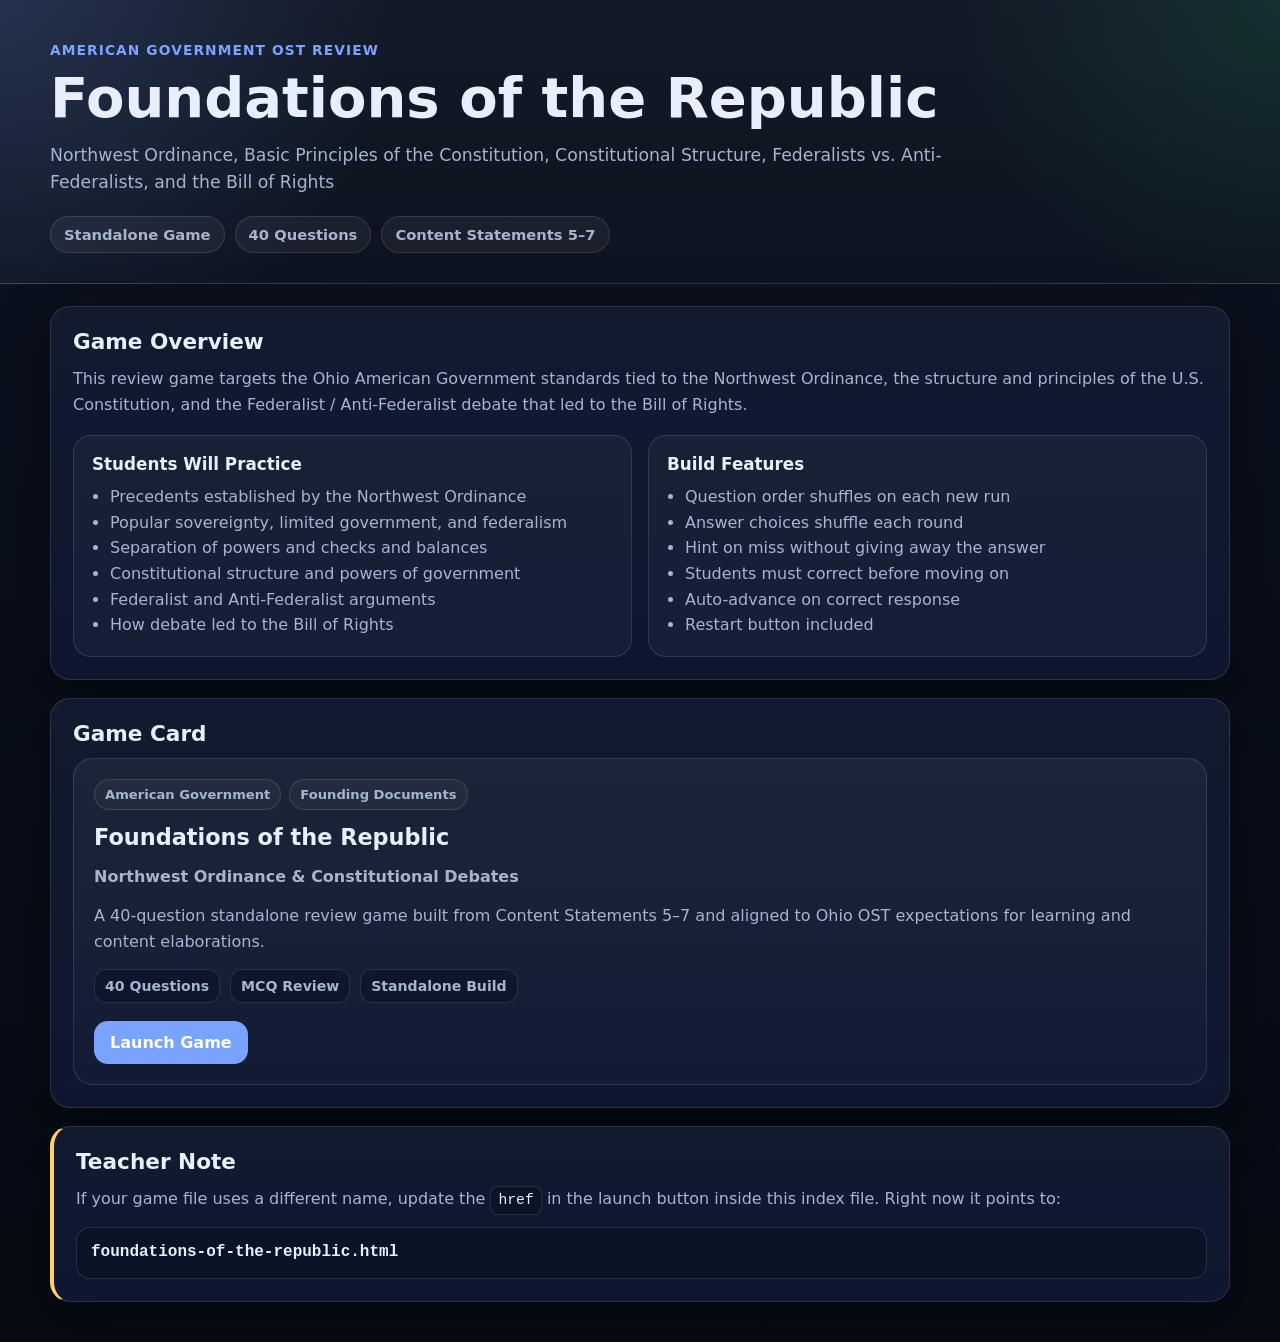
<file: index.html>
<!doctype html>
<html lang="en">
<head>
  <meta charset="utf-8" />
  <meta name="viewport" content="width=device-width,initial-scale=1" />
  <title>Foundations of the Republic Hub</title>
  <link rel="stylesheet" href="styles.css" />
</head>
<body>
  <div class="hub-shell">
    <header class="hero">
      <div class="hero-inner">
        <p class="eyebrow">American Government OST Review</p>
        <h1>Foundations of the Republic</h1>
        <p class="hero-sub">
          Northwest Ordinance, Basic Principles of the Constitution, Constitutional Structure,
          Federalists vs. Anti-Federalists, and the Bill of Rights
        </p>

        <div class="hero-badges">
          <span>Standalone Game</span>
          <span>40 Questions</span>
          <span>Content Statements 5–7</span>
        </div>
      </div>
    </header>

    <main class="main-wrap">
      <section class="section-card intro-card">
        <h2>Game Overview</h2>
        <p>
          This review game targets the Ohio American Government standards tied to the
          Northwest Ordinance, the structure and principles of the U.S. Constitution,
          and the Federalist / Anti-Federalist debate that led to the Bill of Rights.
        </p>

        <div class="info-grid">
          <div class="info-box">
            <h3>Students Will Practice</h3>
            <ul>
              <li>Precedents established by the Northwest Ordinance</li>
              <li>Popular sovereignty, limited government, and federalism</li>
              <li>Separation of powers and checks and balances</li>
              <li>Constitutional structure and powers of government</li>
              <li>Federalist and Anti-Federalist arguments</li>
              <li>How debate led to the Bill of Rights</li>
            </ul>
          </div>

          <div class="info-box">
            <h3>Build Features</h3>
            <ul>
              <li>Question order shuffles on each new run</li>
              <li>Answer choices shuffle each round</li>
              <li>Hint on miss without giving away the answer</li>
              <li>Students must correct before moving on</li>
              <li>Auto-advance on correct response</li>
              <li>Restart button included</li>
            </ul>
          </div>
        </div>
      </section>

      <section class="section-card">
        <h2>Game Card</h2>

        <div class="game-grid">
          <article class="game-card">
            <div class="game-top">
              <span class="game-tag">American Government</span>
              <span class="game-tag">Founding Documents</span>
            </div>

            <h3>Foundations of the Republic</h3>
            <p class="game-sub">
              Northwest Ordinance &amp; Constitutional Debates
            </p>

            <p class="game-desc">
              A 40-question standalone review game built from Content Statements 5–7 and
              aligned to Ohio OST expectations for learning and content elaborations.
            </p>

            <div class="game-meta">
              <span>40 Questions</span>
              <span>MCQ Review</span>
              <span>Standalone Build</span>
            </div>

            <div class="game-actions">
              <a class="play-btn" href="foundations-of-the-republic.html">Launch Game</a>
            </div>
          </article>
        </div>
      </section>

      <section class="section-card teacher-note">
        <h2>Teacher Note</h2>
        <p>
          If your game file uses a different name, update the
          <span class="code-inline">href</span> in the launch button inside this index file.
          Right now it points to:
        </p>
        <p class="file-name">foundations-of-the-republic.html</p>
      </section>
    </main>
  </div>
</body>
</html>
</file>
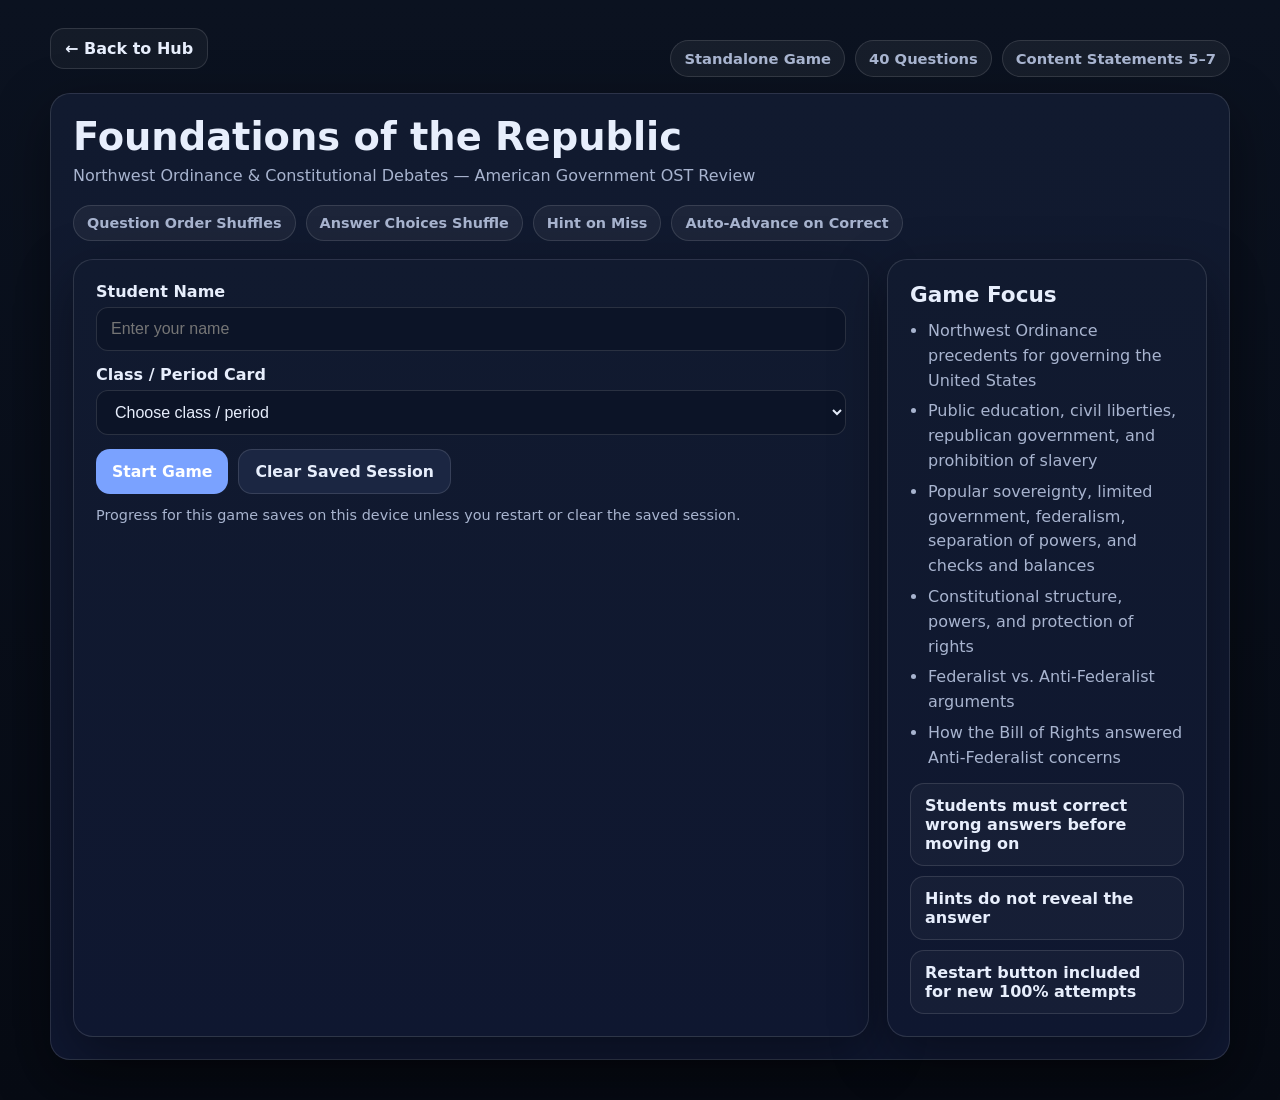
<file: foundations-of-the-republic.html>
<!doctype html>
<html lang="en">
<head>
  <meta charset="utf-8" />
  <meta name="viewport" content="width=device-width,initial-scale=1" />
  <title>Foundations of the Republic — Northwest Ordinance & Constitutional Debates</title>
  <link rel="stylesheet" href="styles.css" />
  <style>
    .game-wrap{
      width:min(1180px,94vw);
      margin:20px auto 40px;
    }

    .screen{display:none}
    .screen.active{display:block}

    .hero-game{
      padding:22px;
    }

    .title{
      font-size:clamp(1.6rem,3vw,2.5rem);
      font-weight:900;
      margin:0 0 6px;
      line-height:1.08;
    }

    .subtitle{
      margin:0;
      color:var(--muted);
      font-size:1rem;
      line-height:1.5;
    }

    .badge-row{
      display:flex;
      flex-wrap:wrap;
      gap:10px;
      margin-top:16px;
    }

    .badge{
      padding:9px 13px;
      border-radius:999px;
      border:1px solid var(--line);
      background:rgba(255,255,255,.05);
      color:var(--muted);
      font-weight:700;
      font-size:.9rem;
    }

    .start-grid{
      display:grid;
      grid-template-columns:1fr 320px;
      gap:18px;
      margin-top:18px;
    }

    .field{margin-bottom:14px}

    label{
      display:block;
      font-weight:800;
      margin-bottom:6px;
    }

    input,select{
      width:100%;
      padding:12px 14px;
      border-radius:12px;
      border:1px solid var(--line);
      background:#0c1427;
      color:var(--text);
      font-size:1rem;
      outline:none;
    }

    .btn-row{
      display:flex;
      flex-wrap:wrap;
      gap:10px;
    }

    button{
      border:none;
      border-radius:14px;
      padding:12px 16px;
      font-weight:800;
      cursor:pointer;
      transition:transform .08s ease, opacity .2s ease, background .2s ease;
      font-family:inherit;
      font-size:.98rem;
    }

    button:hover{transform:translateY(-1px)}
    button:disabled{opacity:.55;cursor:not-allowed;transform:none}

    .btn-primary{background:var(--accent);color:#fff}
    .btn-secondary{background:#1b2642;color:var(--text);border:1px solid var(--line)}
    .btn-bad{background:var(--bad);color:#fff}

    .helper-list{
      margin:0;
      padding-left:18px;
      color:var(--muted);
      line-height:1.55;
    }

    .helper-list li{margin:6px 0}

    .class-card{
      display:grid;
      gap:10px;
      margin-top:12px;
    }

    .class-tag{
      padding:12px 14px;
      border:1px solid var(--line);
      border-radius:14px;
      background:rgba(255,255,255,.03);
      color:var(--text);
      font-weight:700;
    }

    .tiny{
      font-size:.9rem;
      color:var(--muted);
      line-height:1.5;
    }

    .mono{
      font-family:ui-monospace,SFMono-Regular,Menlo,Monaco,Consolas,"Liberation Mono","Courier New",monospace;
    }

    .topbar{
      display:grid;
      grid-template-columns:repeat(5,1fr);
      gap:10px;
      margin:18px 0;
    }

    .stat{
      padding:14px 16px;
      border:1px solid var(--line);
      border-radius:16px;
      background:linear-gradient(180deg,rgba(255,255,255,.04),rgba(255,255,255,.02));
    }

    .stat-label{
      font-size:.8rem;
      color:var(--muted);
      text-transform:uppercase;
      letter-spacing:.08em;
    }

    .stat-value{
      font-size:1.08rem;
      font-weight:900;
      margin-top:4px;
    }

    .qcard{padding:22px}

    .qmeta{
      display:flex;
      justify-content:space-between;
      align-items:center;
      gap:10px;
      flex-wrap:wrap;
      margin-bottom:12px;
    }

    .pill{
      display:inline-flex;
      align-items:center;
      gap:8px;
      background:rgba(255,255,255,.05);
      border:1px solid var(--line);
      border-radius:999px;
      padding:8px 12px;
      color:var(--muted);
      font-size:.9rem;
      font-weight:700;
    }

    .qtext{
      font-size:1.2rem;
      line-height:1.45;
      font-weight:800;
      margin:8px 0 18px;
    }

    .choices{
      display:grid;
      gap:12px;
    }

    .choice{
      width:100%;
      text-align:left;
      padding:14px 16px;
      border-radius:14px;
      border:1px solid var(--line);
      background:#101a31;
      color:var(--text);
      font-size:1rem;
      font-weight:700;
      line-height:1.35;
    }

    .choice:hover{background:#14203b}
    .choice.correct{background:rgba(43,213,118,.14);border-color:rgba(43,213,118,.5)}
    .choice.incorrect{background:rgba(255,92,122,.12);border-color:rgba(255,92,122,.5)}
    .choice.locked{pointer-events:none}

    .feedback{
      margin-top:16px;
      min-height:66px;
      padding:14px 16px;
      border-radius:14px;
      border:1px solid var(--line);
      background:rgba(255,255,255,.03);
    }

    .feedback.good{border-color:rgba(43,213,118,.45);background:rgba(43,213,118,.10)}
    .feedback.warn{border-color:rgba(255,209,102,.45);background:rgba(255,209,102,.10)}
    .feedback.bad{border-color:rgba(255,92,122,.45);background:rgba(255,92,122,.10)}
    .feedback strong{display:block;margin-bottom:6px}

    .progress{
      height:14px;
      border-radius:999px;
      overflow:hidden;
      background:#0b1326;
      border:1px solid var(--line);
      margin-top:14px;
    }

    .bar{
      height:100%;
      width:0%;
      background:linear-gradient(90deg,var(--accent),#9ab8ff);
      transition:width .25s ease;
    }

    .footer-row{
      display:flex;
      justify-content:space-between;
      align-items:center;
      gap:12px;
      margin-top:18px;
      flex-wrap:wrap;
    }

    .results{padding:22px}

    .score{
      font-size:clamp(2rem,5vw,3rem);
      font-weight:900;
      margin:6px 0;
    }

    .result-grid{
      display:grid;
      grid-template-columns:repeat(4,1fr);
      gap:12px;
      margin:18px 0;
    }

    .result-box{
      border:1px solid var(--line);
      border-radius:16px;
      padding:14px 16px;
      background:rgba(255,255,255,.03);
    }

    .result-box .k{
      font-size:.82rem;
      color:var(--muted);
      text-transform:uppercase;
      letter-spacing:.08em;
    }

    .result-box .v{
      font-size:1.18rem;
      font-weight:900;
      margin-top:4px;
    }

    .review{
      margin-top:18px;
      border-top:1px solid var(--line);
      padding-top:18px;
    }

    .review-item{
      padding:14px 0;
      border-bottom:1px solid rgba(255,255,255,.08);
    }

    .review-item:last-child{border-bottom:none}

    .review-q{
      font-weight:800;
      margin-bottom:6px;
      line-height:1.45;
    }

    .review-a{
      color:var(--muted);
      line-height:1.5;
      font-size:.96rem;
    }

    .nav-row{
      display:flex;
      justify-content:space-between;
      align-items:center;
      gap:12px;
      flex-wrap:wrap;
      margin-bottom:16px;
    }

    .back-link{
      display:inline-flex;
      align-items:center;
      gap:8px;
      padding:10px 14px;
      border-radius:14px;
      border:1px solid var(--line);
      background:rgba(255,255,255,.04);
      color:var(--text);
      font-weight:800;
      text-decoration:none;
    }

    @media (max-width:900px){
      .start-grid{grid-template-columns:1fr}
      .topbar{grid-template-columns:1fr 1fr}
      .result-grid{grid-template-columns:1fr 1fr}
    }

    @media (max-width:620px){
      .result-grid{grid-template-columns:1fr}
      .topbar{grid-template-columns:1fr}
      .qtext{font-size:1.08rem}
    }
  </style>
</head>
<body>
  <div class="game-wrap">
    <div class="nav-row">
      <a class="back-link" href="index.html">← Back to Hub</a>
      <div class="hero-badges">
        <span>Standalone Game</span>
        <span>40 Questions</span>
        <span>Content Statements 5–7</span>
      </div>
    </div>

    <section id="startScreen" class="screen active">
      <div class="section-card hero-game">
        <h1 class="title">Foundations of the Republic</h1>
        <p class="subtitle">Northwest Ordinance &amp; Constitutional Debates — American Government OST Review</p>

        <div class="badge-row">
          <div class="badge">Question Order Shuffles</div>
          <div class="badge">Answer Choices Shuffle</div>
          <div class="badge">Hint on Miss</div>
          <div class="badge">Auto-Advance on Correct</div>
        </div>

        <div class="start-grid">
          <div class="section-card">
            <div class="field">
              <label for="studentName">Student Name</label>
              <input id="studentName" type="text" placeholder="Enter your name" maxlength="40" />
            </div>

            <div class="field">
              <label for="classCard">Class / Period Card</label>
              <select id="classCard">
                <option value="">Choose class / period</option>
                <option>Period 1</option>
                <option>Period 2</option>
                <option>Period 3</option>
                <option>Period 4</option>
                <option>Period 5</option>
                <option>Period 6</option>
                <option>Period 7</option>
                <option>Period 8</option>
                <option>AM Government</option>
                <option>PM Government</option>
                <option>Other</option>
              </select>
            </div>

            <div class="btn-row">
              <button id="startBtn" class="btn-primary" type="button">Start Game</button>
              <button id="resetStoredBtn" class="btn-secondary" type="button">Clear Saved Session</button>
            </div>

            <p class="tiny" style="margin-top:10px;">
              Progress for this game saves on this device unless you restart or clear the saved session.
            </p>
          </div>

          <div class="section-card">
            <h2 style="margin-top:0;">Game Focus</h2>
            <ul class="helper-list">
              <li>Northwest Ordinance precedents for governing the United States</li>
              <li>Public education, civil liberties, republican government, and prohibition of slavery</li>
              <li>Popular sovereignty, limited government, federalism, separation of powers, and checks and balances</li>
              <li>Constitutional structure, powers, and protection of rights</li>
              <li>Federalist vs. Anti-Federalist arguments</li>
              <li>How the Bill of Rights answered Anti-Federalist concerns</li>
            </ul>

            <div class="class-card">
              <div class="class-tag">Students must correct wrong answers before moving on</div>
              <div class="class-tag">Hints do not reveal the answer</div>
              <div class="class-tag">Restart button included for new 100% attempts</div>
            </div>
          </div>
        </div>
      </div>
    </section>

    <section id="gameScreen" class="screen">
      <div class="topbar">
        <div class="stat">
          <div class="stat-label">Student</div>
          <div class="stat-value" id="studentStat">—</div>
        </div>
        <div class="stat">
          <div class="stat-label">Progress</div>
          <div class="stat-value" id="progressStat">0 / 40</div>
        </div>
        <div class="stat">
          <div class="stat-label">Accuracy</div>
          <div class="stat-value" id="accuracyStat">0%</div>
        </div>
        <div class="stat">
          <div class="stat-label">Timer</div>
          <div class="stat-value mono" id="timerStat">00:00</div>
        </div>
        <div class="stat">
          <div class="stat-label">Started</div>
          <div class="stat-value mono" id="startedStat">—</div>
        </div>
      </div>

      <div class="section-card qcard">
        <div class="qmeta">
          <div class="pill" id="topicPill">Topic</div>
          <div class="pill" id="classPill">Class</div>
        </div>

        <div id="questionText" class="qtext">Question text here</div>

        <div id="choicesWrap" class="choices"></div>

        <div id="feedback" class="feedback">
          <strong>Directions</strong>
          Choose the best answer.
        </div>

        <div class="progress">
          <div id="progressBar" class="bar"></div>
        </div>

        <div class="footer-row">
          <div class="tiny">Missed it? Read the hint, then try again.</div>
          <div class="btn-row">
            <button id="restartBtn" class="btn-secondary" type="button">Restart Game</button>
            <button id="endBtn" class="btn-bad" type="button">End Game</button>
          </div>
        </div>
      </div>
    </section>

    <section id="resultsScreen" class="screen">
      <div class="section-card results">
        <div class="tiny">Game Complete</div>
        <h2 style="margin:6px 0 0;">Foundations of the Republic</h2>
        <div class="score" id="finalAccuracy">0%</div>
        <div class="tiny" id="finalLine">Nice work.</div>

        <div class="result-grid">
          <div class="result-box">
            <div class="k">Student</div>
            <div class="v" id="resultStudent">—</div>
          </div>
          <div class="result-box">
            <div class="k">Class Card</div>
            <div class="v" id="resultClass">—</div>
          </div>
          <div class="result-box">
            <div class="k">Correct</div>
            <div class="v" id="resultCorrect">0</div>
          </div>
          <div class="result-box">
            <div class="k">Total Attempts</div>
            <div class="v" id="resultAttempts">0</div>
          </div>
          <div class="result-box">
            <div class="k">Questions</div>
            <div class="v" id="resultQuestions">40</div>
          </div>
          <div class="result-box">
            <div class="k">First-Try Correct</div>
            <div class="v" id="resultFirstTry">0</div>
          </div>
          <div class="result-box">
            <div class="k">Hints Used</div>
            <div class="v" id="resultHints">0</div>
          </div>
          <div class="result-box">
            <div class="k">Time</div>
            <div class="v mono" id="resultTime">00:00</div>
          </div>
        </div>

        <div class="btn-row">
          <button id="playAgainBtn" class="btn-primary" type="button">Play Again</button>
          <button id="backToStartBtn" class="btn-secondary" type="button">Back to Start</button>
        </div>

        <div class="review">
          <h3 style="margin:0 0 10px;">Quick Review of Missed Concepts</h3>
          <div id="reviewWrap" class="tiny">Perfect run — no missed concepts to review.</div>
        </div>
      </div>
    </section>
  </div>

  <script>
    const GAME_KEY = "foundations_republic_standalone_v2";

    const QUESTIONS = [
      {
        topic: "Northwest Ordinance",
        q: "What was the primary purpose of the Northwest Ordinance of 1787?",
        choices: [
          "To create the U.S. Supreme Court",
          "To provide a system for governing western territories",
          "To abolish the Articles of Confederation",
          "To regulate trade with foreign nations"
        ],
        answer: "To provide a system for governing western territories",
        hint: "Think: this law organized land before it became states."
      },
      {
        topic: "Northwest Ordinance",
        q: "The Northwest Ordinance established a process for territories to eventually do what?",
        choices: [
          "Join the British Empire",
          "Become independent nations",
          "Become states in the United States",
          "Remain permanent federal territories"
        ],
        answer: "Become states in the United States",
        hint: "It created a path from territory status to equal statehood."
      },
      {
        topic: "Northwest Ordinance",
        q: "Which institution did the Northwest Ordinance encourage in the territories?",
        choices: [
          "State religions",
          "Public education",
          "Military academies",
          "Trade monopolies"
        ],
        answer: "Public education",
        hint: "Look for the idea of 'schools and the means of education.'"
      },
      {
        topic: "Northwest Ordinance",
        q: "Which civil liberty protected individuals from unlawful imprisonment under the Northwest Ordinance?",
        choices: [
          "Freedom of speech",
          "Habeas corpus",
          "Right to vote",
          "Freedom of press"
        ],
        answer: "Habeas corpus",
        hint: "This protection requires government to justify detention."
      },
      {
        topic: "Northwest Ordinance",
        q: "Which practice was prohibited in the Northwest Territory by the Northwest Ordinance?",
        choices: [
          "Religious freedom",
          "Trial by jury",
          "Slavery",
          "Trade tariffs"
        ],
        answer: "Slavery",
        hint: "This ban later connects to the 13th Amendment."
      },
      {
        topic: "Northwest Ordinance",
        q: "The Northwest Ordinance required that future states have what type of government?",
        choices: [
          "Monarchy",
          "Republic",
          "Direct democracy",
          "Military government"
        ],
        answer: "Republic",
        hint: "Think representative government, not rule by a king."
      },
      {
        topic: "Northwest Ordinance",
        q: "Which later constitutional amendment reflected the Northwest Ordinance’s prohibition of slavery?",
        choices: [
          "10th Amendment",
          "12th Amendment",
          "13th Amendment",
          "15th Amendment"
        ],
        answer: "13th Amendment",
        hint: "This amendment ended slavery nationally."
      },
      {
        topic: "Northwest Ordinance",
        q: "Which civil liberty included in the Northwest Ordinance later appeared in the Bill of Rights?",
        choices: [
          "Trial by jury",
          "Free public education",
          "National taxation",
          "Military protection"
        ],
        answer: "Trial by jury",
        hint: "This right appears again in protections for accused persons."
      },
      {
        topic: "Northwest Ordinance",
        q: "The Northwest Ordinance established an important precedent by showing that territories could:",
        choices: [
          "Become equal states",
          "Remain permanently controlled by Congress",
          "Form separate countries",
          "Be governed by foreign powers"
        ],
        answer: "Become equal states",
        hint: "The ordinance did not treat territories as forever inferior."
      },
      {
        topic: "Northwest Ordinance",
        q: "Which principle from the Northwest Ordinance was later repeated in the Constitution?",
        choices: [
          "States must have republican governments",
          "All states must have the same economy",
          "Territories must pay taxes to Britain",
          "National elections must be held yearly"
        ],
        answer: "States must have republican governments",
        hint: "Think of the guarantee of a republican form of government."
      },

      {
        topic: "Basic Constitutional Principles",
        q: "Which principle states that government authority comes from the people?",
        choices: [
          "Federalism",
          "Popular sovereignty",
          "Limited government",
          "Judicial review"
        ],
        answer: "Popular sovereignty",
        hint: "This principle is tied to 'consent of the governed.'"
      },
      {
        topic: "Basic Constitutional Principles",
        q: "The phrase 'consent of the governed' best reflects which constitutional principle?",
        choices: [
          "Federalism",
          "Popular sovereignty",
          "Separation of powers",
          "Checks and balances"
        ],
        answer: "Popular sovereignty",
        hint: "Who gives government its legitimacy under the Constitution?"
      },
      {
        topic: "Basic Constitutional Principles",
        q: "Which principle divides power between national and state governments?",
        choices: [
          "Federalism",
          "Popular sovereignty",
          "Limited government",
          "Judicial authority"
        ],
        answer: "Federalism",
        hint: "Think vertical division of power."
      },
      {
        topic: "Basic Constitutional Principles",
        q: "Which principle requires government to follow the law and only exercise powers granted to it?",
        choices: [
          "Checks and balances",
          "Limited government",
          "Popular sovereignty",
          "Separation of powers"
        ],
        answer: "Limited government",
        hint: "Government is not all-powerful under this principle."
      },
      {
        topic: "Basic Constitutional Principles",
        q: "When Congress makes laws, the president enforces them, and courts interpret them, this illustrates:",
        choices: [
          "Popular sovereignty",
          "Federalism",
          "Separation of powers",
          "Judicial supremacy"
        ],
        answer: "Separation of powers",
        hint: "Each branch has its own field of authority."
      },
      {
        topic: "Basic Constitutional Principles",
        q: "When the president can veto a bill passed by Congress, this demonstrates:",
        choices: [
          "Checks and balances",
          "Popular sovereignty",
          "Federalism",
          "Direct democracy"
        ],
        answer: "Checks and balances",
        hint: "One branch is restraining another."
      },
      {
        topic: "Basic Constitutional Principles",
        q: "Which principle best prevents one branch of government from becoming too powerful?",
        choices: [
          "Checks and balances",
          "Popular sovereignty",
          "Limited monarchy",
          "Judicial federalism"
        ],
        answer: "Checks and balances",
        hint: "This principle lets branches restrain each other."
      },
      {
        topic: "Basic Constitutional Principles",
        q: "A state government setting school policy while the national government handles defense is an example of:",
        choices: [
          "Federalism",
          "Popular sovereignty",
          "Checks and balances",
          "Judicial review"
        ],
        answer: "Federalism",
        hint: "Different levels of government handle different powers."
      },
      {
        topic: "Basic Constitutional Principles",
        q: "Why is the United States described as a federal republic?",
        choices: [
          "Because all power belongs only to the states",
          "Because citizens rule directly without representatives",
          "Because power is divided between levels of government and citizens elect representatives",
          "Because judges make all final policy decisions"
        ],
        answer: "Because power is divided between levels of government and citizens elect representatives",
        hint: "Combine representative government with shared national-state power."
      },
      {
        topic: "Basic Constitutional Principles",
        q: "Which situation best illustrates limited government?",
        choices: [
          "A leader ignores court rulings",
          "Government officials act outside constitutional authority",
          "Government follows constitutional rules and legal limits",
          "Congress eliminates elections during an emergency"
        ],
        answer: "Government follows constitutional rules and legal limits",
        hint: "The rule of law is the key phrase."
      },

      {
        topic: "Constitution Structure",
        q: "The U.S. Constitution created which structure for the national government?",
        choices: [
          "Two branches",
          "Three branches",
          "Four branches",
          "One unified branch"
        ],
        answer: "Three branches",
        hint: "Legislative, executive, and judicial."
      },
      {
        topic: "Constitution Structure",
        q: "Which branch of government is responsible for making laws?",
        choices: [
          "Executive",
          "Judicial",
          "Legislative",
          "Administrative"
        ],
        answer: "Legislative",
        hint: "Think Congress."
      },
      {
        topic: "Constitution Structure",
        q: "Which power given to Congress helps the government address national problems?",
        choices: [
          "Declaring local laws",
          "Levying taxes",
          "Appointing governors",
          "Creating state courts"
        ],
        answer: "Levying taxes",
        hint: "This power raises revenue to run the national government."
      },
      {
        topic: "Constitution Structure",
        q: "Which constitutional principle divides power between national and state governments?",
        choices: [
          "Popular sovereignty",
          "Federalism",
          "Judicial review",
          "Limited monarchy"
        ],
        answer: "Federalism",
        hint: "This principle appears in both structure and powers questions."
      },
      {
        topic: "Constitution Structure",
        q: "Which constitutional feature allows the government to adapt to changing conditions?",
        choices: [
          "Amendments",
          "Treaties",
          "Elections",
          "Executive orders"
        ],
        answer: "Amendments",
        hint: "This formal process changes the Constitution itself."
      },
      {
        topic: "Constitution Structure",
        q: "Which phrase best describes the relationship between the people and the government under the Constitution?",
        choices: [
          "Rule by monarchy",
          "Consent of the governed",
          "Authority of the military",
          "Control by Congress"
        ],
        answer: "Consent of the governed",
        hint: "Government power is legitimate because people allow it."
      },
      {
        topic: "Constitution Structure",
        q: "Which principle limits government power to protect individual rights?",
        choices: [
          "Limited government",
          "Economic freedom",
          "Military authority",
          "Legislative supremacy"
        ],
        answer: "Limited government",
        hint: "This principle keeps government within constitutional boundaries."
      },
      {
        topic: "Constitution Structure",
        q: "The Constitution ensures citizens influence government mainly through:",
        choices: [
          "Military service",
          "Voting for representatives",
          "Tax payments",
          "Court decisions"
        ],
        answer: "Voting for representatives",
        hint: "Think of the people’s direct role in elections."
      },
      {
        topic: "Constitution Structure",
        q: "Which power allows Congress to regulate trade among the states?",
        choices: [
          "Commerce power",
          "War power",
          "Treaty power",
          "Appointment power"
        ],
        answer: "Commerce power",
        hint: "This is tied to interstate business and trade."
      },
      {
        topic: "Constitution Structure",
        q: "Which example best shows how the Constitution protects rights while still creating an effective government?",
        choices: [
          "It gives unlimited power to one branch",
          "It separates powers and limits government authority",
          "It allows states to ignore all national laws",
          "It removes the people from elections"
        ],
        answer: "It separates powers and limits government authority",
        hint: "Look for the balance between power and liberty."
      },

      {
        topic: "Federalists vs Anti-Federalists",
        q: "Why did the Federalists write the Federalist Papers?",
        choices: [
          "To oppose ratification of the Constitution",
          "To persuade people to support ratification of the Constitution",
          "To replace the Bill of Rights",
          "To defend the Articles of Confederation"
        ],
        answer: "To persuade people to support ratification of the Constitution",
        hint: "They argued in favor of the new Constitution."
      },
      {
        topic: "Federalists vs Anti-Federalists",
        q: "Which policy would the Federalists most likely support?",
        choices: [
          "A weak central government",
          "A strong national government with checks and balances",
          "Eliminating taxes entirely",
          "Giving most power only to the states"
        ],
        answer: "A strong national government with checks and balances",
        hint: "They wanted national strength, but not unchecked power."
      },
      {
        topic: "Federalists vs Anti-Federalists",
        q: "Why did Federalists support national taxation?",
        choices: [
          "To weaken the states",
          "To fund the central government",
          "To eliminate commerce",
          "To end elections"
        ],
        answer: "To fund the central government",
        hint: "A government needs revenue to function."
      },
      {
        topic: "Federalists vs Anti-Federalists",
        q: "Why did Federalists favor a standing army?",
        choices: [
          "To control state elections",
          "To provide strong national defense",
          "To replace state militias in all situations",
          "To limit Congress"
        ],
        answer: "To provide strong national defense",
        hint: "They were concerned about security and defense."
      },
      {
        topic: "Federalists vs Anti-Federalists",
        q: "Which concern would most likely be expressed by an Anti-Federalist?",
        choices: [
          "The national government is too weak to survive",
          "National taxation could become repressive",
          "There should be fewer protections for liberty",
          "A Bill of Rights is unnecessary"
        ],
        answer: "National taxation could become repressive",
        hint: "They feared abuse by a strong central government."
      },
      {
        topic: "Federalists vs Anti-Federalists",
        q: "Why did Anti-Federalists worry about a standing army?",
        choices: [
          "It would reduce foreign trade",
          "It might be used against citizens",
          "It would create too many schools",
          "It would weaken local juries"
        ],
        answer: "It might be used against citizens",
        hint: "Their fear centered on government power being turned inward."
      },
      {
        topic: "Federalists vs Anti-Federalists",
        q: "The Anti-Federalists were most concerned that the Constitution did not do enough to protect:",
        choices: [
          "Imports",
          "Territory expansion",
          "Individual liberties",
          "Military alliances"
        ],
        answer: "Individual liberties",
        hint: "This concern directly helped lead to later amendments."
      },
      {
        topic: "Federalists vs Anti-Federalists",
        q: "What was one major result of the debate between Federalists and Anti-Federalists?",
        choices: [
          "The elimination of Congress",
          "The adoption of the Bill of Rights",
          "The cancellation of ratification",
          "The return to British rule"
        ],
        answer: "The adoption of the Bill of Rights",
        hint: "Think of the compromise that answered liberty concerns."
      },
      {
        topic: "Federalists vs Anti-Federalists",
        q: "Which right found in the Bill of Rights directly answered Anti-Federalist concerns about liberty?",
        choices: [
          "Freedom of speech",
          "The right to own territory",
          "The right to appoint judges",
          "The power to tax imports"
        ],
        answer: "Freedom of speech",
        hint: "Look for a classic First Amendment protection."
      },
      {
        topic: "Federalists vs Anti-Federalists",
        q: "How did the Federalist and Anti-Federalist debates influence the Constitution?",
        choices: [
          "They led to the Bill of Rights being added to protect liberties",
          "They ended the idea of checks and balances",
          "They removed the power of states completely",
          "They prevented ratification forever"
        ],
        answer: "They led to the Bill of Rights being added to protect liberties",
        hint: "The debate produced added protections, not total rejection."
      }
    ];

    const startScreen = document.getElementById("startScreen");
    const gameScreen = document.getElementById("gameScreen");
    const resultsScreen = document.getElementById("resultsScreen");

    const studentNameInput = document.getElementById("studentName");
    const classCardSelect = document.getElementById("classCard");
    const startBtn = document.getElementById("startBtn");
    const resetStoredBtn = document.getElementById("resetStoredBtn");

    const studentStat = document.getElementById("studentStat");
    const progressStat = document.getElementById("progressStat");
    const accuracyStat = document.getElementById("accuracyStat");
    const timerStat = document.getElementById("timerStat");
    const startedStat = document.getElementById("startedStat");
    const topicPill = document.getElementById("topicPill");
    const classPill = document.getElementById("classPill");
    const questionText = document.getElementById("questionText");
    const choicesWrap = document.getElementById("choicesWrap");
    const feedback = document.getElementById("feedback");
    const progressBar = document.getElementById("progressBar");
    const restartBtn = document.getElementById("restartBtn");
    const endBtn = document.getElementById("endBtn");

    const finalAccuracy = document.getElementById("finalAccuracy");
    const finalLine = document.getElementById("finalLine");
    const resultStudent = document.getElementById("resultStudent");
    const resultClass = document.getElementById("resultClass");
    const resultCorrect = document.getElementById("resultCorrect");
    const resultAttempts = document.getElementById("resultAttempts");
    const resultQuestions = document.getElementById("resultQuestions");
    const resultFirstTry = document.getElementById("resultFirstTry");
    const resultHints = document.getElementById("resultHints");
    const resultTime = document.getElementById("resultTime");
    const reviewWrap = document.getElementById("reviewWrap");
    const playAgainBtn = document.getElementById("playAgainBtn");
    const backToStartBtn = document.getElementById("backToStartBtn");

    let state = null;
    let timerInterval = null;

    function shuffle(array){
      const a = array.slice();
      for(let i = a.length - 1; i > 0; i--){
        const j = Math.floor(Math.random() * (i + 1));
        [a[i], a[j]] = [a[j], a[i]];
      }
      return a;
    }

    function formatTime(totalSeconds){
      const m = Math.floor(totalSeconds / 60).toString().padStart(2,"0");
      const s = Math.floor(totalSeconds % 60).toString().padStart(2,"0");
      return `${m}:${s}`;
    }

    function nowStamp(){
      const d = new Date();
      const mm = (d.getMonth()+1).toString().padStart(2,"0");
      const dd = d.getDate().toString().padStart(2,"0");
      let hh = d.getHours();
      const min = d.getMinutes().toString().padStart(2,"0");
      const ampm = hh >= 12 ? "PM" : "AM";
      hh = hh % 12 || 12;
      return `${mm}/${dd} ${hh}:${min} ${ampm}`;
    }

    function showScreen(screen){
      [startScreen, gameScreen, resultsScreen].forEach(s => s.classList.remove("active"));
      screen.classList.add("active");
    }

    function buildFreshState(studentName, classCard){
      const qOrder = shuffle(QUESTIONS).map(q => ({
        ...q,
        shuffledChoices: shuffle(q.choices),
        answeredCorrectly: false,
        firstTryCorrect: false,
        hintUsed: false,
        attempts: 0,
        wrongSelections: []
      }));

      return {
        studentName,
        classCard,
        startedAt: nowStamp(),
        startedAtMs: Date.now(),
        elapsedSeconds: 0,
        currentIndex: 0,
        totalAttempts: 0,
        totalCorrect: 0,
        firstTryCorrect: 0,
        hintsUsed: 0,
        questions: qOrder,
        completed: false
      };
    }

    function saveState(){
      localStorage.setItem(GAME_KEY, JSON.stringify(state));
    }

    function clearState(){
      localStorage.removeItem(GAME_KEY);
    }

    function loadState(){
      const raw = localStorage.getItem(GAME_KEY);
      if(!raw) return null;
      try{
        return JSON.parse(raw);
      }catch{
        return null;
      }
    }

    function startTimer(){
      stopTimer();
      timerInterval = setInterval(() => {
        if(!state || state.completed) return;
        state.elapsedSeconds = Math.floor((Date.now() - state.startedAtMs) / 1000);
        timerStat.textContent = formatTime(state.elapsedSeconds);
        saveState();
      }, 1000);
    }

    function stopTimer(){
      if(timerInterval){
        clearInterval(timerInterval);
        timerInterval = null;
      }
    }

    function updateHeader(){
      studentStat.textContent = state.studentName || "Student";
      progressStat.textContent = `${state.currentIndex} / ${state.questions.length}`;
      const acc = state.totalAttempts ? Math.round((state.totalCorrect / state.totalAttempts) * 100) : 0;
      accuracyStat.textContent = `${acc}%`;
      timerStat.textContent = formatTime(state.elapsedSeconds);
      startedStat.textContent = state.startedAt;
      classPill.textContent = `Class: ${state.classCard || "—"}`;
      progressBar.style.width = `${(state.currentIndex / state.questions.length) * 100}%`;
    }

    function renderQuestion(){
      updateHeader();

      const item = state.questions[state.currentIndex];
      if(!item){
        finishGame();
        return;
      }

      topicPill.textContent = `Topic: ${item.topic}`;
      questionText.textContent = `${state.currentIndex + 1}. ${item.q}`;
      choicesWrap.innerHTML = "";

      item.shuffledChoices.forEach(choice => {
        const btn = document.createElement("button");
        btn.className = "choice";
        btn.type = "button";
        btn.textContent = choice;
        btn.addEventListener("click", () => handleChoice(choice, btn));
        choicesWrap.appendChild(btn);
      });

      feedback.className = "feedback";
      feedback.innerHTML = `<strong>Directions</strong>Choose the best answer.`;
    }

    function lockChoices(){
      [...choicesWrap.children].forEach(btn => btn.classList.add("locked"));
    }

    function handleChoice(choice, btnEl){
      const item = state.questions[state.currentIndex];
      if(!item || item.answeredCorrectly) return;

      state.totalAttempts += 1;
      item.attempts += 1;

      if(choice === item.answer){
        state.totalCorrect += 1;
        item.answeredCorrectly = true;

        if(item.attempts === 1){
          item.firstTryCorrect = true;
          state.firstTryCorrect += 1;
        }

        btnEl.classList.add("correct");
        lockChoices();

        feedback.className = "feedback good";
        feedback.innerHTML = `<strong>Correct</strong>Nice work. Moving to the next question...`;

        state.currentIndex += 1;
        state.elapsedSeconds = Math.floor((Date.now() - state.startedAtMs) / 1000);
        saveState();
        updateHeader();

        setTimeout(() => {
          if(state.currentIndex >= state.questions.length){
            finishGame();
          } else {
            renderQuestion();
          }
        }, 700);
      } else {
        btnEl.classList.add("incorrect", "locked");
        item.wrongSelections.push(choice);

        if(!item.hintUsed){
          item.hintUsed = true;
          state.hintsUsed += 1;
        }

        feedback.className = "feedback warn";
        feedback.innerHTML = `<strong>Not yet</strong>Hint: ${item.hint}`;
        state.elapsedSeconds = Math.floor((Date.now() - state.startedAtMs) / 1000);
        saveState();
        updateHeader();
      }
    }

    function finishGame(){
      state.completed = true;
      state.elapsedSeconds = Math.floor((Date.now() - state.startedAtMs) / 1000);
      saveState();
      stopTimer();

      const acc = state.totalAttempts ? Math.round((state.totalCorrect / state.totalAttempts) * 100) : 0;
      finalAccuracy.textContent = `${acc}%`;
      finalLine.textContent = acc === 100
        ? "Perfect accuracy. Legend-level run."
        : acc >= 85
          ? "Strong work. Review the missed concepts below and run it back."
          : "Good reps. Review the missed concepts and attack it again.";

      resultStudent.textContent = state.studentName || "Student";
      resultClass.textContent = state.classCard || "—";
      resultCorrect.textContent = state.totalCorrect;
      resultAttempts.textContent = state.totalAttempts;
      resultQuestions.textContent = state.questions.length;
      resultFirstTry.textContent = state.firstTryCorrect;
      resultHints.textContent = state.hintsUsed;
      resultTime.textContent = formatTime(state.elapsedSeconds);

      const missed = state.questions.filter(q => !q.firstTryCorrect);
      if(!missed.length){
        reviewWrap.textContent = "Perfect run — no missed concepts to review.";
      } else {
        reviewWrap.innerHTML = missed.map((q, i) => `
          <div class="review-item">
            <div class="review-q">${i + 1}. ${q.q}</div>
            <div class="review-a"><strong>Correct Answer:</strong> ${q.answer}<br><strong>Topic:</strong> ${q.topic}</div>
          </div>
        `).join("");
      }

      showScreen(resultsScreen);
    }

    function startNewGame(){
      const studentName = studentNameInput.value.trim();
      const classCard = classCardSelect.value.trim();

      if(!studentName){
        alert("Please enter a student name.");
        studentNameInput.focus();
        return;
      }
      if(!classCard){
        alert("Please choose a class / period card.");
        classCardSelect.focus();
        return;
      }

      state = buildFreshState(studentName, classCard);
      saveState();
      showScreen(gameScreen);
      renderQuestion();
      startTimer();
    }

    function restartGame(){
      if(!state) return;
      const studentName = state.studentName;
      const classCard = state.classCard;
      state = buildFreshState(studentName, classCard);
      saveState();
      showScreen(gameScreen);
      renderQuestion();
      startTimer();
    }

    startBtn.addEventListener("click", startNewGame);

    resetStoredBtn.addEventListener("click", () => {
      clearState();
      alert("Saved session cleared for this game.");
    });

    restartBtn.addEventListener("click", () => {
      if(confirm("Restart this game from the beginning? Your current progress will be replaced.")){
        restartGame();
      }
    });

    endBtn.addEventListener("click", () => {
      if(confirm("End the current game and score it now?")){
        finishGame();
      }
    });

    playAgainBtn.addEventListener("click", () => {
      if(!state) return;
      const studentName = state.studentName;
      const classCard = state.classCard;
      state = buildFreshState(studentName, classCard);
      saveState();
      showScreen(gameScreen);
      renderQuestion();
      startTimer();
    });

    backToStartBtn.addEventListener("click", () => {
      stopTimer();
      showScreen(startScreen);
    });

    window.addEventListener("beforeunload", () => {
      if(state && !state.completed){
        state.elapsedSeconds = Math.floor((Date.now() - state.startedAtMs) / 1000);
        saveState();
      }
    });

    (function init(){
      const saved = loadState();
      if(saved && !saved.completed){
        state = saved;
        if(typeof state.startedAtMs !== "number"){
          state.startedAtMs = Date.now() - ((state.elapsedSeconds || 0) * 1000);
        }
        if(Array.isArray(state.questions) && state.questions.length){
          showScreen(gameScreen);
          renderQuestion();
          startTimer();
        } else {
          clearState();
          showScreen(startScreen);
        }
      } else {
        showScreen(startScreen);
      }
    })();
  </script>
</body>
</html>
</file>
<file: styles.css>
:root{
  --bg:#0b1220;
  --bg2:#070b14;
  --panel:#111a2f;
  --panel2:#0f1730;
  --text:#e7eefc;
  --muted:#a8b4cf;
  --line:rgba(255,255,255,.12);
  --accent:#7aa2ff;
  --good:#2bd576;
  --warn:#ffd166;
  --bad:#ff5c7a;
  --shadow:0 18px 55px rgba(0,0,0,.40);
  --radius:20px;
  --radius-sm:14px;
  --maxw:1180px;
}

*{box-sizing:border-box}

html,body{
  margin:0;
  padding:0;
  background:linear-gradient(180deg,var(--bg),var(--bg2));
  color:var(--text);
  font-family:system-ui,-apple-system,Segoe UI,Roboto,Arial,sans-serif;
}

body{
  min-height:100vh;
}

a{
  color:inherit;
  text-decoration:none;
}

.hub-shell{
  min-height:100vh;
}

.hero{
  border-bottom:1px solid var(--line);
  background:
    radial-gradient(circle at top left, rgba(122,162,255,.18), transparent 30%),
    radial-gradient(circle at top right, rgba(43,213,118,.12), transparent 25%),
    linear-gradient(180deg, rgba(255,255,255,.03), rgba(255,255,255,.01));
}

.hero-inner{
  width:min(var(--maxw),94vw);
  margin:0 auto;
  padding:42px 0 30px;
}

.eyebrow{
  margin:0 0 10px;
  color:var(--accent);
  font-weight:800;
  letter-spacing:.08em;
  text-transform:uppercase;
  font-size:.86rem;
}

.hero h1{
  margin:0;
  font-size:clamp(2rem,4.8vw,3.5rem);
  line-height:1.08;
  font-weight:900;
}

.hero-sub{
  margin:14px 0 0;
  color:var(--muted);
  max-width:900px;
  font-size:1.08rem;
  line-height:1.55;
}

.hero-badges{
  display:flex;
  flex-wrap:wrap;
  gap:10px;
  margin-top:20px;
}

.hero-badges span{
  padding:9px 13px;
  border:1px solid var(--line);
  background:rgba(255,255,255,.05);
  border-radius:999px;
  color:var(--muted);
  font-weight:700;
  font-size:.92rem;
}

.main-wrap{
  width:min(var(--maxw),94vw);
  margin:22px auto 40px;
  display:grid;
  gap:18px;
}

.section-card{
  background:linear-gradient(180deg,var(--panel),var(--panel2));
  border:1px solid var(--line);
  border-radius:var(--radius);
  box-shadow:var(--shadow);
  padding:22px;
}

.section-card h2{
  margin:0 0 12px;
  font-size:1.35rem;
}

.section-card p{
  margin:0;
  color:var(--muted);
  line-height:1.6;
}

.info-grid{
  display:grid;
  grid-template-columns:1fr 1fr;
  gap:16px;
  margin-top:18px;
}

.info-box{
  border:1px solid var(--line);
  border-radius:18px;
  background:rgba(255,255,255,.03);
  padding:18px;
}

.info-box h3{
  margin:0 0 10px;
  font-size:1.05rem;
}

.info-box ul{
  margin:0;
  padding-left:18px;
  color:var(--muted);
  line-height:1.6;
}

.game-grid{
  display:grid;
  grid-template-columns:repeat(auto-fit,minmax(290px,1fr));
  gap:18px;
}

.game-card{
  border:1px solid var(--line);
  border-radius:20px;
  background:
    linear-gradient(180deg, rgba(255,255,255,.05), rgba(255,255,255,.02));
  padding:20px;
  display:flex;
  flex-direction:column;
  gap:14px;
}

.game-top{
  display:flex;
  flex-wrap:wrap;
  gap:8px;
}

.game-tag{
  padding:7px 10px;
  border-radius:999px;
  border:1px solid var(--line);
  background:rgba(255,255,255,.04);
  color:var(--muted);
  font-size:.82rem;
  font-weight:700;
}

.game-card h3{
  margin:0;
  font-size:1.4rem;
}

.game-sub{
  margin:0;
  color:var(--accent);
  font-weight:700;
}

.game-desc{
  margin:0;
  color:var(--muted);
  line-height:1.6;
  flex:1;
}

.game-meta{
  display:flex;
  flex-wrap:wrap;
  gap:10px;
}

.game-meta span{
  padding:8px 10px;
  border-radius:12px;
  background:#0d162a;
  border:1px solid var(--line);
  color:var(--muted);
  font-size:.88rem;
  font-weight:700;
}

.game-actions{
  margin-top:4px;
}

.play-btn{
  display:inline-flex;
  align-items:center;
  justify-content:center;
  padding:12px 16px;
  border-radius:14px;
  font-weight:800;
  background:var(--accent);
  color:#fff;
  transition:transform .08s ease, opacity .2s ease;
}

.play-btn:hover{
  transform:translateY(-1px);
  opacity:.96;
}

.teacher-note{
  border-left:4px solid var(--warn);
}

.code-inline{
  display:inline-block;
  padding:2px 7px;
  border-radius:8px;
  background:#0b1326;
  border:1px solid var(--line);
  color:var(--text);
  font-family:ui-monospace,SFMono-Regular,Menlo,Monaco,Consolas,"Liberation Mono","Courier New",monospace;
  font-size:.92em;
}

.file-name{
  margin-top:12px !important;
  padding:12px 14px;
  border-radius:14px;
  border:1px solid var(--line);
  background:#0b1326;
  color:var(--text) !important;
  font-family:ui-monospace,SFMono-Regular,Menlo,Monaco,Consolas,"Liberation Mono","Courier New",monospace;
  font-weight:800;
}

@media (max-width: 820px){
  .info-grid{
    grid-template-columns:1fr;
  }

  .section-card{
    padding:18px;
  }

  .hero-inner{
    padding:34px 0 24px;
  }
}
</file>
